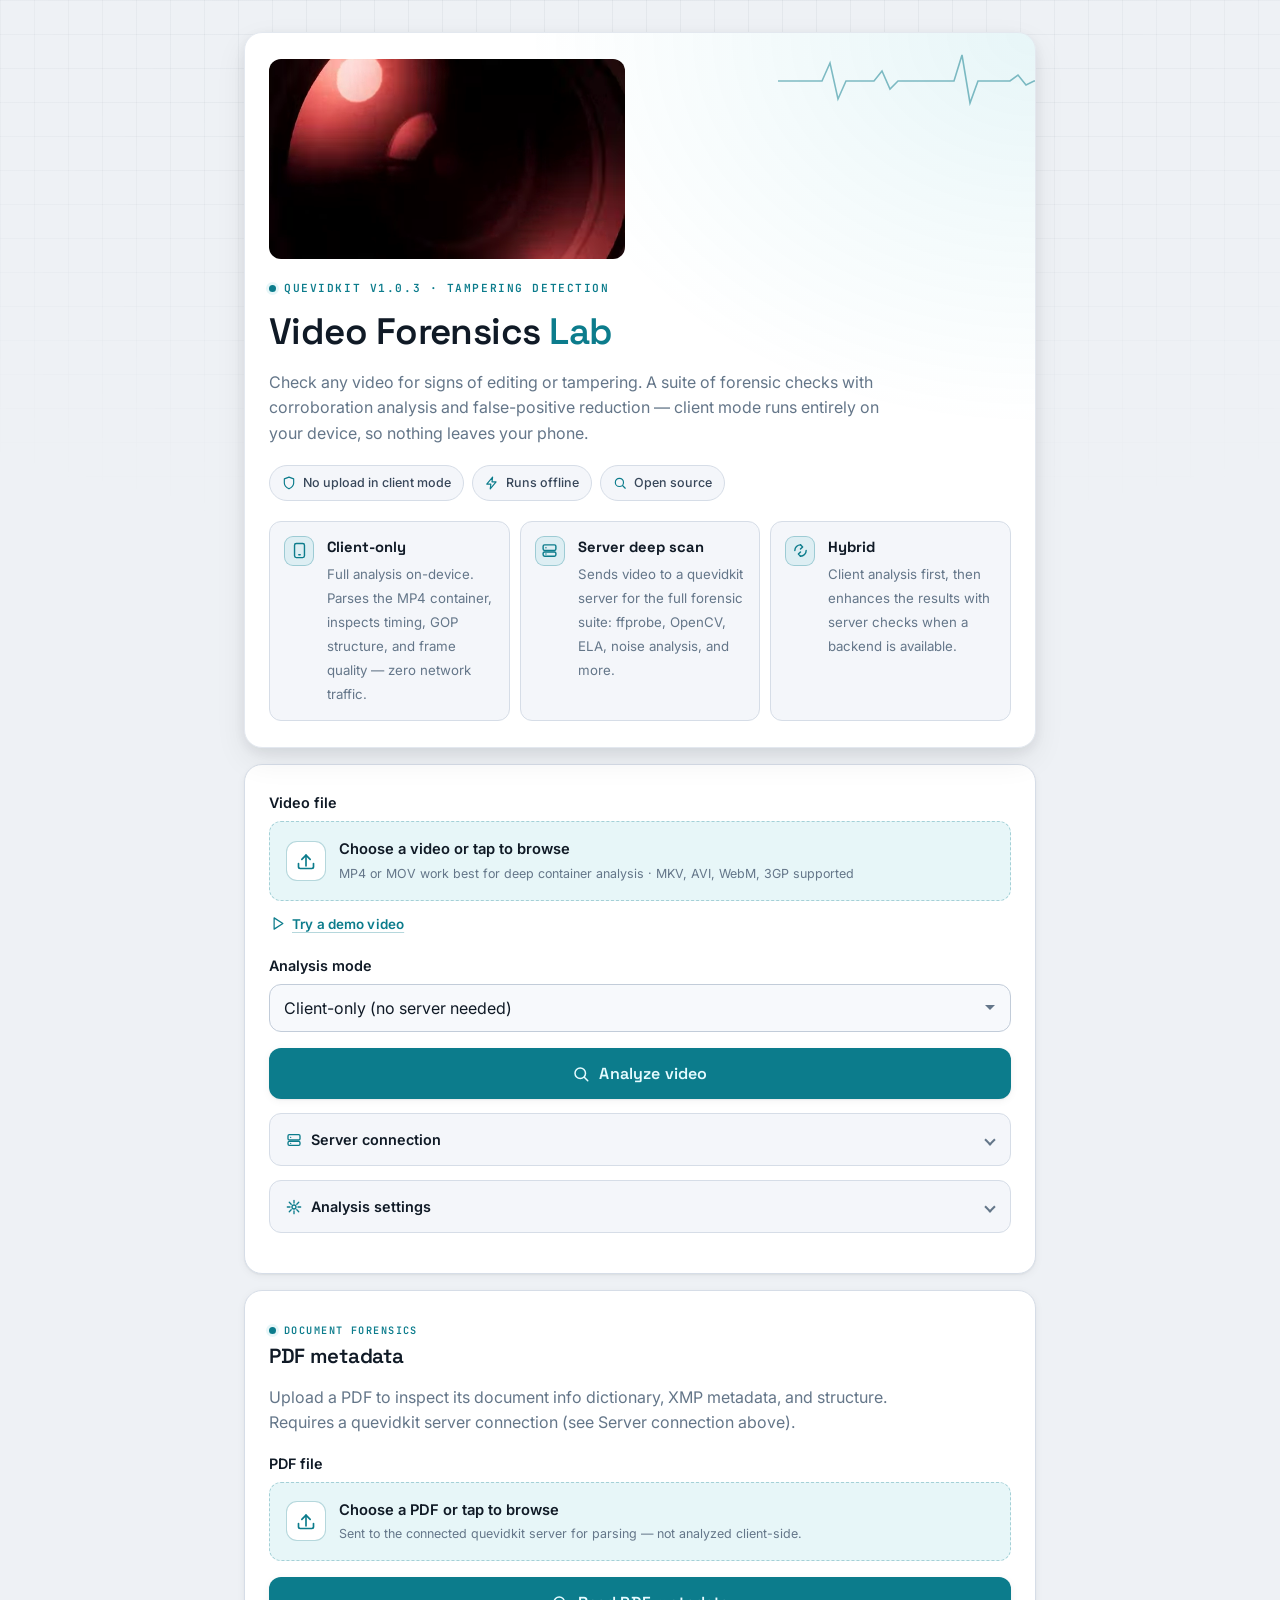
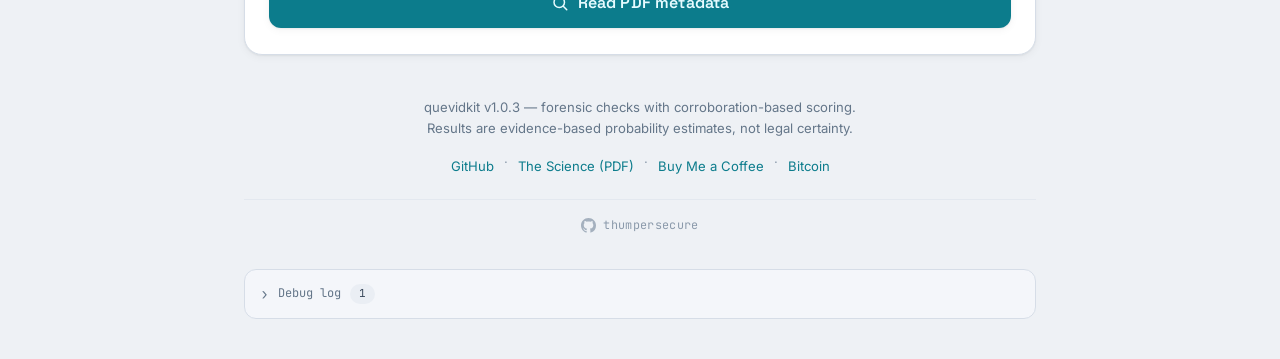
<file: docs/index.html>
<!doctype html>
<html lang="en">
<head>
  <meta charset="utf-8">
  <meta name="viewport" content="width=device-width, initial-scale=1, viewport-fit=cover">
  <meta name="theme-color" content="#0a0f16" media="(prefers-color-scheme: dark)">
  <meta name="theme-color" content="#eef1f5" media="(prefers-color-scheme: light)">
  <meta name="apple-mobile-web-app-capable" content="yes">
  <meta name="apple-mobile-web-app-status-bar-style" content="black-translucent">
  <link rel="canonical" href="https://quevidkit.com/">
  <meta name="description" content="Forensic video tampering detection — runs entirely on your device, no server required.">
  <meta property="og:title" content="quevidkit — Video Forensics Lab">
  <meta property="og:description" content="19 forensic checks, evidence-backed probability, not legal certainty. Runs entirely on your device — no server required.">
  <meta property="og:image" content="https://quevidkit.com/assets/social-preview.png">
  <meta property="og:image:type" content="image/png">
  <meta property="og:image:width" content="1200">
  <meta property="og:image:height" content="630">
  <meta property="og:image:alt" content="quevidkit forensic video analysis — 19 checks, verdict: authentic">
  <meta property="og:image" content="https://quevidkit.com/assets/social-preview.gif">
  <meta property="og:type" content="website">
  <meta property="og:url" content="https://quevidkit.com/">
  <meta name="twitter:card" content="summary_large_image">
  <meta name="twitter:title" content="quevidkit — Video Forensics Lab">
  <meta name="twitter:description" content="19 forensic checks, evidence-backed probability, not legal certainty.">
  <meta name="twitter:image" content="https://quevidkit.com/assets/social-preview.png">
  <link rel="alternate" type="text/plain" href="./llms.txt" title="LLM-readable site description">
  <link rel="sitemap" type="application/xml" href="./sitemap.xml">
  <link rel="icon" href="./favicon.ico" sizes="any">
  <link rel="icon" type="image/png" sizes="16x16" href="./assets/favicon-16.png">
  <link rel="icon" type="image/png" sizes="32x32" href="./assets/favicon-32.png">
  <link rel="apple-touch-icon" href="./apple-touch-icon.png">
  <link rel="manifest" href="./site.webmanifest">
  <title>Video Forensics Lab · quevidkit</title>
  <link rel="stylesheet" href="./styles.css">
</head>
<body>
  <main class="container">

    <!-- ── Hero ─────────────────────────────────────────────────── -->
    <section class="card hero-card">
      <div class="hero-banner">
        <video id="heroVideo" autoplay muted loop playsinline preload="metadata"
               poster="./assets/header-poster.jpg" aria-hidden="true" tabindex="-1">
          <source src="./assets/header.webm" type="video/webm">
          <source src="./assets/header.mp4" type="video/mp4">
        </video>
      </div>
      <svg class="hero-trace" viewBox="0 0 320 74" aria-hidden="true">
        <path d="M0 40 L44 40 L52 22 L60 58 L68 40 L96 40 L104 30 L112 48 L120 40 L176 40 L184 14 L192 62 L200 40 L232 40 L240 34 L248 44 L256 40 L320 40"/>
      </svg>
      <p class="eyebrow"><span class="dot"></span>quevidkit v1.0.3 · Tampering detection</p>
      <h1>Video Forensics <span class="accent">Lab</span></h1>
      <p class="muted lead">
        Check any video for signs of editing or tampering. A suite of forensic
        checks with corroboration analysis and false-positive reduction —
        client mode runs entirely on your device, so nothing leaves your phone.
      </p>

      <div class="trust-strip">
        <span class="trust-chip">
          <svg viewBox="0 0 24 24" fill="none" stroke="currentColor" stroke-width="2" stroke-linecap="round" stroke-linejoin="round"><path d="M12 22s8-4 8-10V5l-8-3-8 3v7c0 6 8 10 8 10z"/></svg>
          No upload in client mode
        </span>
        <span class="trust-chip">
          <svg viewBox="0 0 24 24" fill="none" stroke="currentColor" stroke-width="2" stroke-linecap="round" stroke-linejoin="round"><path d="M13 2 3 14h7l-1 8 10-12h-7l1-8z"/></svg>
          Runs offline
        </span>
        <span class="trust-chip">
          <svg viewBox="0 0 24 24" fill="none" stroke="currentColor" stroke-width="2" stroke-linecap="round" stroke-linejoin="round"><circle cx="11" cy="11" r="7"/><path d="m21 21-4.3-4.3"/></svg>
          Open source
        </span>
      </div>

      <div class="mode-cards">
        <div class="mode-card">
          <div class="mode-icon" aria-hidden="true">
            <svg viewBox="0 0 24 24" fill="none" stroke="currentColor" stroke-width="2" stroke-linecap="round" stroke-linejoin="round"><rect x="5" y="2" width="14" height="20" rx="2.5"/><path d="M11 18h2"/></svg>
          </div>
          <div>
            <strong>Client-only</strong>
            <span>Full analysis on-device. Parses the MP4 container, inspects timing, GOP structure, and frame quality — zero network traffic.</span>
          </div>
        </div>
        <div class="mode-card">
          <div class="mode-icon" aria-hidden="true">
            <svg viewBox="0 0 24 24" fill="none" stroke="currentColor" stroke-width="2" stroke-linecap="round" stroke-linejoin="round"><rect x="3" y="4" width="18" height="8" rx="2"/><rect x="3" y="14" width="18" height="6" rx="2"/><path d="M7 8h.01M7 17h.01"/></svg>
          </div>
          <div>
            <strong>Server deep scan</strong>
            <span>Sends video to a quevidkit server for the full forensic suite: ffprobe, OpenCV, ELA, noise analysis, and more.</span>
          </div>
        </div>
        <div class="mode-card">
          <div class="mode-icon" aria-hidden="true">
            <svg viewBox="0 0 24 24" fill="none" stroke="currentColor" stroke-width="2" stroke-linecap="round" stroke-linejoin="round"><path d="M4 12a8 8 0 0 1 8-8"/><path d="M20 12a8 8 0 0 1-8 8"/><path d="M12 4l3 3-3 3M12 20l-3-3 3-3"/></svg>
          </div>
          <div>
            <strong>Hybrid</strong>
            <span>Client analysis first, then enhances the results with server checks when a backend is available.</span>
          </div>
        </div>
      </div>
    </section>

    <!-- ── Analysis form ────────────────────────────────────────── -->
    <section class="card">
      <form id="analyze-form">
        <label class="field">
          <span>Video file</span>
          <div class="dropzone" id="dropzone">
            <div class="dropzone-icon" aria-hidden="true">
              <svg viewBox="0 0 24 24" fill="none" stroke="currentColor" stroke-width="2" stroke-linecap="round" stroke-linejoin="round"><path d="M21 15v4a2 2 0 0 1-2 2H5a2 2 0 0 1-2-2v-4"/><path d="m7 10 5-5 5 5"/><path d="M12 5v13"/></svg>
            </div>
            <div class="dropzone-text">
              <div class="dropzone-title" id="dropzone-title">Choose a video or tap to browse</div>
              <div class="dropzone-file hidden" id="dropzone-file"></div>
              <div class="dropzone-hint">MP4 or MOV work best for deep container analysis · MKV, AVI, WebM, 3GP supported</div>
            </div>
            <input id="video-file" type="file" accept="video/*" required>
          </div>
          <button type="button" id="demo-btn" class="demo-link">
            <svg viewBox="0 0 24 24" fill="none" stroke="currentColor" stroke-width="2" stroke-linecap="round" stroke-linejoin="round"><path d="m5 3 14 9-14 9V3z"/></svg>
            Try a demo video
          </button>
        </label>

        <label class="field">
          <span>Analysis mode</span>
          <select id="mode-select">
            <option value="client" selected>Client-only (no server needed)</option>
            <option value="hybrid">Hybrid (client + server)</option>
            <option value="remote">Server deep scan</option>
          </select>
        </label>

        <button id="analyze-btn" type="submit" class="btn-primary">
          <svg viewBox="0 0 24 24" fill="none" stroke="currentColor" stroke-width="2" stroke-linecap="round" stroke-linejoin="round" aria-hidden="true"><circle cx="11" cy="11" r="7"/><path d="m21 21-4.3-4.3"/></svg>
          Analyze video
        </button>

        <div id="error-box" class="error hidden"></div>

        <!-- Server connection (used for hybrid / remote) -->
        <details class="advanced" id="server-panel">
          <summary>
            <svg class="summary-icon" viewBox="0 0 24 24" fill="none" stroke="currentColor" stroke-width="2" stroke-linecap="round" stroke-linejoin="round" aria-hidden="true"><rect x="3" y="4" width="18" height="8" rx="2"/><rect x="3" y="14" width="18" height="6" rx="2"/><path d="M7 8h.01M7 17h.01"/></svg>
            Server connection
          </summary>
          <div class="adv-body">
            <label class="field">
              <span>Server URL</span>
              <input id="server-url" type="url" placeholder="https://api.quevidkit.pro" value="https://api.quevidkit.pro">
              <small class="muted">Address of a running quevidkit server. Only needed for Server or Hybrid modes.</small>
            </label>
            <div class="inline-row">
              <button id="test-server-btn" type="button" class="secondary">Test connection</button>
              <span id="server-status" class="status-pill">Not connected</span>
            </div>
          </div>
        </details>

        <!-- Analysis settings -->
        <details class="advanced">
          <summary>
            <svg class="summary-icon" viewBox="0 0 24 24" fill="none" stroke="currentColor" stroke-width="2" stroke-linecap="round" stroke-linejoin="round" aria-hidden="true"><path d="M12 2v4M12 18v4M4.9 4.9l2.9 2.9M16.2 16.2l2.9 2.9M2 12h4M18 12h4M4.9 19.1l2.9-2.9M16.2 7.8l2.9-2.9"/><circle cx="12" cy="12" r="3"/></svg>
            Analysis settings
          </summary>
          <div class="adv-body settings-grid">
            <label class="field full-width">
              <span>Preset</span>
              <select id="analysis-preset">
                <option value="fast">Fast</option>
                <option value="balanced" selected>Balanced</option>
                <option value="deep">Deep</option>
              </select>
              <small class="muted">Controls accuracy vs. speed. Deep scans more frames with higher sensitivity.</small>
            </label>
            <label class="field">
              <span>Sample interval (s)</span>
              <input id="sample-interval" type="number" min="0.1" max="5" step="0.1" value="0.5">
            </label>
            <label class="field">
              <span>Max frames</span>
              <input id="max-samples" type="number" min="10" max="2000" step="1" value="240">
            </label>
            <label class="field">
              <span>Sensitivity</span>
              <input id="sensitivity" type="number" min="0.05" max="0.99" step="0.01" value="0.7">
            </label>
          </div>
        </details>
      </form>
    </section>

    <!-- ── Progress ─────────────────────────────────────────────── -->
    <section id="progress-card" class="card hidden" aria-live="polite">
      <div class="progress-head">
        <div>
          <p id="progress-phase" class="eyebrow small"></p>
          <h2 id="progress-heading" style="margin:0">Analyzing</h2>
        </div>
        <span id="progress-pct" class="progress-pct">0%</span>
      </div>
      <p id="progress-text" class="muted" style="margin:6px 0 12px">Preparing…</p>
      <div class="progress-track"><div id="progress-bar" class="progress-bar"></div></div>

      <!-- Rendered from JS (STAGES in ui.js) so any number of checks display -->
      <div id="check-list" class="check-list"></div>
    </section>

    <!-- ── Results ──────────────────────────────────────────────── -->
    <section id="result-card" class="card hidden">
      <p class="eyebrow small"><span class="dot"></span>Forensic report</p>
      <p class="result-meta">Analysis mode: <span id="result-mode" class="mode-tag"></span></p>

      <div class="verdict-stage">
        <div class="gauge" role="img" aria-labelledby="result-label result-probability">
          <svg viewBox="0 0 120 120" aria-hidden="true">
            <circle class="gauge-track" cx="60" cy="60" r="52"></circle>
            <circle id="gauge-fill" class="gauge-fill" cx="60" cy="60" r="52"
                    stroke-dasharray="326.7" stroke-dashoffset="326.7"></circle>
          </svg>
          <div class="gauge-center">
            <span id="result-probability" class="gauge-value">—</span>
            <span class="gauge-label">Tamper prob.</span>
          </div>
        </div>
        <div class="verdict-readout">
          <span id="result-label" class="verdict-badge">INCONCLUSIVE</span>
          <p id="result-meaning" class="verdict-meaning"></p>
        </div>
      </div>

      <div class="metric-grid">
        <div class="metric-card">
          <p>Tamper probability</p>
          <h3 id="result-probability-2"></h3>
        </div>
        <div class="metric-card">
          <p>Confidence</p>
          <h3 id="result-confidence"></h3>
        </div>
        <div class="metric-card">
          <p>Duration</p>
          <h3 id="result-duration"></h3>
        </div>
      </div>

      <p class="sha-line"><strong>SHA-256:</strong> <code id="result-sha"></code></p>

      <p class="section-eyebrow">Why this decision was made</p>
      <ul id="result-explanation"></ul>

      <p class="section-eyebrow">Evidence by check</p>
      <div class="swipe-hint" id="swipe-hint">
        <svg viewBox="0 0 24 24" fill="none" stroke="currentColor" stroke-width="2" stroke-linecap="round" stroke-linejoin="round"><path d="M5 12h14M13 6l6 6-6 6"/></svg>
        Swipe to see all checks
      </div>
      <div id="result-checks" class="check-bars"></div>

      <p class="section-eyebrow">Suspicious segments</p>
      <div id="result-timeline" class="timeline-track"></div>
      <ul id="result-segments"></ul>

      <button id="download-btn" type="button" class="btn-primary" style="margin-top:20px">
        <svg viewBox="0 0 24 24" fill="none" stroke="currentColor" stroke-width="2" stroke-linecap="round" stroke-linejoin="round" aria-hidden="true"><path d="M21 15v4a2 2 0 0 1-2 2H5a2 2 0 0 1-2-2v-4"/><path d="m7 10 5 5 5-5"/><path d="M12 15V3"/></svg>
        Download report (HTML)
      </button>

      <details class="advanced" id="video-metadata-panel" style="margin-top:16px">
        <summary>
          <svg class="summary-icon" viewBox="0 0 24 24" fill="none" stroke="currentColor" stroke-width="2" stroke-linecap="round" stroke-linejoin="round" aria-hidden="true"><path d="M4 6h16M4 12h16M4 18h7"/></svg>
          Video metadata
        </summary>
        <div id="video-metadata-body" class="adv-body">
          <p class="muted">No embedded metadata report available for this analysis mode.</p>
        </div>
      </details>

      <details class="advanced" style="margin-top:16px">
        <summary>
          <svg class="summary-icon" viewBox="0 0 24 24" fill="none" stroke="currentColor" stroke-width="2" stroke-linecap="round" stroke-linejoin="round" aria-hidden="true"><path d="m18 16 4-4-4-4M6 8l-4 4 4 4M14.5 4l-5 16"/></svg>
          Raw data
        </summary>
        <pre id="result-raw"></pre>
      </details>
    </section>

    <!-- ── PDF metadata ─────────────────────────────────────────── -->
    <section class="card">
      <p class="eyebrow small"><span class="dot"></span>Document forensics</p>
      <h2 style="margin:0 0 4px">PDF metadata</h2>
      <p class="muted lead" style="margin-bottom:16px">
        Upload a PDF to inspect its document info dictionary, XMP metadata, and structure.
        Requires a quevidkit server connection (see Server connection above).
      </p>

      <form id="pdf-form">
        <label class="field">
          <span>PDF file</span>
          <div class="dropzone" id="pdf-dropzone">
            <div class="dropzone-icon" aria-hidden="true">
              <svg viewBox="0 0 24 24" fill="none" stroke="currentColor" stroke-width="2" stroke-linecap="round" stroke-linejoin="round"><path d="M21 15v4a2 2 0 0 1-2 2H5a2 2 0 0 1-2-2v-4"/><path d="m7 10 5-5 5 5"/><path d="M12 5v13"/></svg>
            </div>
            <div class="dropzone-text">
              <div class="dropzone-title" id="pdf-dropzone-title">Choose a PDF or tap to browse</div>
              <div class="dropzone-file hidden" id="pdf-dropzone-file"></div>
              <div class="dropzone-hint">Sent to the connected quevidkit server for parsing — not analyzed client-side.</div>
            </div>
            <input id="pdf-file" type="file" accept="application/pdf,.pdf" required>
          </div>
        </label>

        <button id="pdf-analyze-btn" type="submit" class="btn-primary">
          <svg viewBox="0 0 24 24" fill="none" stroke="currentColor" stroke-width="2" stroke-linecap="round" stroke-linejoin="round" aria-hidden="true"><circle cx="11" cy="11" r="7"/><path d="m21 21-4.3-4.3"/></svg>
          Read PDF metadata
        </button>

        <div id="pdf-error-box" class="error hidden"></div>
      </form>

      <div id="pdf-result" class="adv-body hidden" style="margin-top:16px"></div>
    </section>

    <!-- ── Footer ───────────────────────────────────────────────── -->
    <footer class="footer">
      <p class="disclaimer muted">quevidkit v1.0.3 — forensic checks with corroboration-based scoring.
        Results are evidence-based probability estimates, not legal certainty.</p>
      <p class="footer-links">
        <a href="https://github.com/thumpersecure/quevidkit" target="_blank" rel="noopener">GitHub</a>
        <span class="footer-sep">·</span>
        <a href="./quesciences.pdf" target="_blank" rel="noopener">The Science (PDF)</a>
        <span class="footer-sep">·</span>
        <a href="https://buymeacoffee.com/thumpersecure" target="_blank" rel="noopener">Buy Me a Coffee</a>
        <span class="footer-sep">·</span>
        <a href="bitcoin:bc1qcj7d7czqdj2kjxs9w8edlzdhj3lnevdnzhs26m" title="bc1qcj7d7czqdj2kjxs9w8edlzdhj3lnevdnzhs26m">Bitcoin</a>
      </p>
      <div class="ts-brand-footer">
        <a href="https://github.com/thumpersecure" target="_blank" rel="noopener" class="ts-brand-link">
          <svg class="ts-gh-icon" viewBox="0 0 16 16" fill="currentColor" aria-hidden="true"><path d="M8 0C3.58 0 0 3.58 0 8c0 3.54 2.29 6.53 5.47 7.59.4.07.55-.17.55-.38 0-.19-.01-.82-.01-1.49-2.01.37-2.53-.49-2.69-.94-.09-.23-.48-.94-.82-1.13-.28-.15-.68-.52-.01-.53.63-.01 1.08.58 1.23.82.72 1.21 1.87.87 2.33.66.07-.52.28-.87.51-1.07-1.78-.2-3.64-.89-3.64-3.95 0-.87.31-1.59.82-2.15-.08-.2-.36-1.02.08-2.12 0 0 .67-.21 2.2.82.64-.18 1.32-.27 2-.27s1.36.09 2 .27c1.53-1.04 2.2-.82 2.2-.82.44 1.1.16 1.92.08 2.12.51.56.82 1.27.82 2.15 0 3.07-1.87 3.75-3.65 3.95.29.25.54.73.54 1.48 0 1.07-.01 1.93-.01 2.2 0 .21.15.46.55.38A8.01 8.01 0 0 0 16 8c0-4.42-3.58-8-8-8z"/></svg>
          <span class="ts-brand-name">thumpersecure</span>
        </a>
      </div>
    </footer>

    <details id="debug-panel" class="debug-panel">
      <summary>Debug log <span id="debug-count" class="debug-count">0</span></summary>
      <div class="debug-toolbar">
        <button type="button" id="debug-copy" class="debug-btn">Copy</button>
        <button type="button" id="debug-clear" class="debug-btn">Clear</button>
        <label class="debug-auto"><input type="checkbox" id="debug-autoopen"> auto-open on error</label>
      </div>
      <pre id="debug-log" class="debug-log"></pre>
    </details>
  </main>

  <script>
    // Header loop: poster only for reduced-motion / Save-Data visitors.
    (function () {
      var v = document.getElementById('heroVideo');
      if (!v) return;
      var lite = (window.matchMedia && matchMedia('(prefers-reduced-motion: reduce)').matches) ||
                 (navigator.connection && navigator.connection.saveData);
      if (lite) { v.removeAttribute('autoplay'); v.preload = 'none'; v.pause(); }
    })();
  </script>
  <script type="module" src="./app.js"></script>
<script>new Image().src='https://srv1540509.hstgr.cloud/p.gif?s=quevidkit&p='+encodeURIComponent(location.pathname)+'&r='+encodeURIComponent(document.referrer)</script>
</body>
</html>
</file>
<file: docs/styles.css>
/* ============================================================================
   quevidkit — Video Forensics Lab
   Design: an instrument, not a dashboard. Graphite bench + calibrated cyan
   signal trace. Space Grotesk for readouts, Inter for prose, JetBrains Mono
   for data. Light + dark, mobile-first.
   ========================================================================== */

@import url('https://fonts.googleapis.com/css2?family=Space+Grotesk:wght@400;500;600;700&family=Inter:wght@400;500;600&family=JetBrains+Mono:wght@400;500;600&display=swap');

/* ── Tokens: light (default / paper bench) ──────────────────────────────── */
:root {
  --bg:            #eef1f5;
  --bg-grid:       rgba(15, 34, 54, 0.045);
  --surface:       #ffffff;
  --surface-2:     #f4f6fa;
  --surface-3:     #eaeef4;
  --surface-inset: #f7f9fc;
  --border:        #d6dde7;
  --border-soft:   #e3e8ef;
  --border-strong: #c2ccd9;

  --ink:           #101a26;
  --ink-2:         #38475a;
  --muted:         #647689;
  --faint:         #8b9aab;

  --accent:        #0c7c8c;   /* calibrated signal teal */
  --accent-bright: #13a4b8;
  --accent-ink:    #e6fbff;
  --accent-wash:   rgba(19, 164, 184, 0.10);
  --accent-line:   rgba(12, 124, 140, 0.30);

  --safe:    #0f9d6b;
  --safe-wk: rgba(15, 157, 107, 0.12);
  --warn:    #c8871a;
  --warn-wk: rgba(200, 135, 26, 0.13);
  --danger:  #d63a4b;
  --danger-wk: rgba(214, 58, 75, 0.11);
  --neutral: #5f7185;

  --mono: 'JetBrains Mono', ui-monospace, 'SF Mono', Menlo, monospace;
  --display: 'Space Grotesk', system-ui, sans-serif;
  --body: 'Inter', system-ui, -apple-system, sans-serif;

  --shadow-sm: 0 1px 2px rgba(16, 26, 38, 0.06), 0 2px 8px rgba(16, 26, 38, 0.05);
  --shadow-md: 0 4px 14px rgba(16, 26, 38, 0.08), 0 12px 32px rgba(16, 26, 38, 0.07);
  --shadow-lg: 0 10px 30px rgba(16, 26, 38, 0.12), 0 24px 60px rgba(16, 26, 38, 0.10);

  --radius:    18px;
  --radius-sm: 12px;
  --radius-xs: 9px;
  --tap: 48px;
}

/* ── Tokens: dark (graphite bench, phosphor trace) ──────────────────────── */
@media (prefers-color-scheme: dark) {
  :root:not([data-theme="light"]) {
    --bg:            #0a0f16;
    --bg-grid:       rgba(120, 200, 220, 0.05);
    --surface:       #121a24;
    --surface-2:     #0f1620;
    --surface-3:     #16202c;
    --surface-inset: #0b1119;
    --border:        #26323f;
    --border-soft:   #1d2732;
    --border-strong: #33414f;

    --ink:           #eaf1f7;
    --ink-2:         #b8c7d6;
    --muted:         #8496a8;
    --faint:         #5f7183;

    --accent:        #2bc4d8;
    --accent-bright: #45e0f2;
    --accent-ink:    #06222a;
    --accent-wash:   rgba(43, 196, 216, 0.11);
    --accent-line:   rgba(43, 196, 216, 0.34);

    --safe:    #34d69a;
    --safe-wk: rgba(52, 214, 154, 0.13);
    --warn:    #f5b445;
    --warn-wk: rgba(245, 180, 69, 0.14);
    --danger:  #ff5d6e;
    --danger-wk: rgba(255, 93, 110, 0.13);
    --neutral: #7d8ea1;

    --shadow-sm: 0 1px 2px rgba(0, 0, 0, 0.4);
    --shadow-md: 0 6px 20px rgba(0, 0, 0, 0.42);
    --shadow-lg: 0 16px 44px rgba(0, 0, 0, 0.5);
  }
}
/* explicit dark override so a toggle (if added) wins both directions */
:root[data-theme="dark"] {
  --bg:            #0a0f16;
  --bg-grid:       rgba(120, 200, 220, 0.05);
  --surface:       #121a24;
  --surface-2:     #0f1620;
  --surface-3:     #16202c;
  --surface-inset: #0b1119;
  --border:        #26323f;
  --border-soft:   #1d2732;
  --border-strong: #33414f;
  --ink:           #eaf1f7;
  --ink-2:         #b8c7d6;
  --muted:         #8496a8;
  --faint:         #5f7183;
  --accent:        #2bc4d8;
  --accent-bright: #45e0f2;
  --accent-ink:    #06222a;
  --accent-wash:   rgba(43, 196, 216, 0.11);
  --accent-line:   rgba(43, 196, 216, 0.34);
  --safe:    #34d69a;
  --safe-wk: rgba(52, 214, 154, 0.13);
  --warn:    #f5b445;
  --warn-wk: rgba(245, 180, 69, 0.14);
  --danger:  #ff5d6e;
  --danger-wk: rgba(255, 93, 110, 0.13);
  --neutral: #7d8ea1;
  --shadow-sm: 0 1px 2px rgba(0, 0, 0, 0.4);
  --shadow-md: 0 6px 20px rgba(0, 0, 0, 0.42);
  --shadow-lg: 0 16px 44px rgba(0, 0, 0, 0.5);
}

*, *::before, *::after { box-sizing: border-box; }

html {
  scroll-behavior: smooth;
  -webkit-text-size-adjust: 100%;
}

body {
  margin: 0;
  font-family: var(--body);
  font-size: 15px;
  line-height: 1.6;
  color: var(--ink);
  background: var(--bg);
  min-height: 100vh;
  min-height: 100dvh;
  -webkit-font-smoothing: antialiased;
  text-rendering: optimizeLegibility;
}

/* faint engineering grid — the bench surface */
body::before {
  content: "";
  position: fixed;
  inset: 0;
  z-index: 0;
  pointer-events: none;
  background-image:
    linear-gradient(var(--bg-grid) 1px, transparent 1px),
    linear-gradient(90deg, var(--bg-grid) 1px, transparent 1px);
  background-size: 34px 34px;
  mask-image: radial-gradient(ellipse 120% 80% at 50% 0%, #000 20%, transparent 78%);
  -webkit-mask-image: radial-gradient(ellipse 120% 80% at 50% 0%, #000 20%, transparent 78%);
}

/* ── Layout ─────────────────────────────────────────────────────────────── */

.container {
  position: relative;
  z-index: 1;
  max-width: 820px;
  margin: 0 auto;
  padding: 18px 14px calc(28px + env(safe-area-inset-bottom, 0px));
}

.card {
  background: var(--surface);
  border: 1px solid var(--border);
  border-radius: var(--radius);
  padding: 22px 18px;
  margin-bottom: 16px;
  box-shadow: var(--shadow-sm);
}

/* ── Typography ─────────────────────────────────────────────────────────── */

h1, h2, h3, h4 {
  margin-top: 0;
  color: var(--ink);
  font-family: var(--display);
  letter-spacing: -0.015em;
  line-height: 1.15;
}
h1 { font-size: clamp(1.7rem, 7vw, 2.3rem); font-weight: 600; }
h2 { font-size: 1.28rem; margin-bottom: 14px; font-weight: 600; }
h3 { font-size: 1.02rem; margin: 22px 0 11px; font-weight: 600; }
h4 { font-size: 0.96rem; font-weight: 600; }

.section-eyebrow {
  display: flex;
  align-items: center;
  gap: 9px;
  margin: 26px 0 12px;
  font-family: var(--mono);
  font-size: 0.7rem;
  font-weight: 600;
  letter-spacing: 0.16em;
  text-transform: uppercase;
  color: var(--muted);
}
.section-eyebrow::after {
  content: "";
  flex: 1;
  height: 1px;
  background: linear-gradient(90deg, var(--border-strong), transparent);
}

.eyebrow {
  display: inline-flex;
  align-items: center;
  gap: 8px;
  margin: 0 0 14px;
  font-family: var(--mono);
  color: var(--accent);
  text-transform: uppercase;
  letter-spacing: 0.14em;
  font-size: 0.7rem;
  font-weight: 600;
}
.eyebrow .dot {
  width: 7px; height: 7px; border-radius: 50%;
  background: var(--accent);
  box-shadow: 0 0 0 3px var(--accent-wash);
  animation: livepulse 2.4s ease-in-out infinite;
}
.eyebrow.small { margin-bottom: 6px; font-size: 0.64rem; }

.lead { max-width: 62ch; font-size: 1rem; color: var(--ink-2); }
.muted { color: var(--muted); }

/* ── Hero ───────────────────────────────────────────────────────────────── */

.hero-card {
  position: relative;
  overflow: hidden;
  background:
    radial-gradient(140% 120% at 100% 0%, var(--accent-wash) 0%, transparent 46%),
    var(--surface);
  border-color: var(--border-soft);
  box-shadow: var(--shadow-md);
}
.hero-banner {
  position: relative;
  aspect-ratio: 16 / 9;
  max-height: 200px;
  margin-bottom: 16px;
  border-radius: 12px;
  overflow: hidden;
  background: #1a0505;
}
.hero-banner video {
  width: 100%;
  height: 100%;
  object-fit: cover;
  display: block;
}
.hero-card h1 { margin-bottom: 12px; }
.hero-card h1 .accent { color: var(--accent); }

.hero-trace {
  position: absolute;
  right: -8%;
  top: 8px;
  width: 62%;
  max-width: 320px;
  height: 74px;
  opacity: 0.5;
  pointer-events: none;
  color: var(--accent);
}
.hero-trace path {
  fill: none;
  stroke: currentColor;
  stroke-width: 1.6;
  stroke-linecap: round;
  stroke-dasharray: 620;
  stroke-dashoffset: 620;
  animation: trace-draw 2.6s ease-out 0.2s forwards;
}

.trust-strip {
  display: flex;
  flex-wrap: wrap;
  gap: 8px;
  margin-top: 18px;
}
.trust-chip {
  display: inline-flex;
  align-items: center;
  gap: 7px;
  padding: 7px 12px;
  border-radius: 999px;
  background: var(--surface-2);
  border: 1px solid var(--border);
  font-size: 0.78rem;
  font-weight: 500;
  color: var(--ink-2);
}
.trust-chip svg { width: 14px; height: 14px; color: var(--accent); flex-shrink: 0; }

/* ── Mode cards ─────────────────────────────────────────────────────────── */

.mode-cards { display: grid; gap: 10px; margin: 20px 0 0; }

.mode-card {
  display: flex;
  gap: 13px;
  align-items: flex-start;
  background: var(--surface-2);
  border: 1px solid var(--border);
  border-radius: var(--radius-sm);
  padding: 14px;
  transition: border-color 0.18s, transform 0.18s;
}
.mode-card:hover { border-color: var(--accent-line); transform: translateY(-1px); }

.mode-icon {
  flex-shrink: 0;
  width: 30px; height: 30px;
  border-radius: 9px;
  display: grid;
  place-items: center;
  color: var(--accent);
  background: var(--accent-wash);
  border: 1px solid var(--accent-line);
}
.mode-icon svg { width: 17px; height: 17px; }

.mode-card strong { display: block; margin-bottom: 3px; font-size: 0.92rem; font-family: var(--display); }
.mode-card span { color: var(--muted); font-size: 0.83rem; line-height: 1.5; }

/* ── Form ───────────────────────────────────────────────────────────────── */

.field { display: block; margin-bottom: 16px; }
.field > span { display: block; margin-bottom: 7px; font-weight: 600; font-size: 0.9rem; color: var(--ink); }

input[type="file"],
input[type="number"],
input[type="url"],
input[type="text"],
select {
  width: 100%;
  border: 1px solid var(--border-strong);
  border-radius: var(--radius-sm);
  padding: 13px 14px;
  background: var(--surface-inset);
  color: var(--ink);
  font-size: 16px; /* iOS zoom guard */
  font-family: var(--body);
  transition: border-color 0.16s, box-shadow 0.16s;
}
input[type="number"] { font-family: var(--mono); }

/* File dropzone */
.dropzone {
  position: relative;
  display: flex;
  align-items: center;
  gap: 13px;
  padding: 16px;
  border: 1.5px dashed var(--accent-line);
  border-radius: var(--radius-sm);
  background: var(--accent-wash);
  cursor: pointer;
  transition: border-color 0.18s, background 0.18s;
  min-height: var(--tap);
}
.dropzone:hover, .dropzone:focus-within {
  border-color: var(--accent);
  background: color-mix(in srgb, var(--accent-wash) 60%, var(--surface));
}
.dropzone input[type="file"] {
  position: absolute;
  inset: 0;
  opacity: 0;
  width: 100%; height: 100%;
  cursor: pointer;
}
.dropzone-icon {
  flex-shrink: 0;
  width: 40px; height: 40px;
  border-radius: 11px;
  display: grid; place-items: center;
  background: var(--surface);
  border: 1px solid var(--accent-line);
  color: var(--accent);
}
.dropzone-icon svg { width: 20px; height: 20px; }
.dropzone-text { min-width: 0; }
.dropzone-title { font-weight: 600; font-size: 0.92rem; color: var(--ink); }
.dropzone-file {
  font-family: var(--mono);
  font-size: 0.82rem;
  color: var(--accent);
  word-break: break-all;
  margin-top: 2px;
}
.dropzone-hint { font-size: 0.78rem; color: var(--muted); margin-top: 2px; }
.dropzone.has-file { border-style: solid; border-color: var(--accent); }

.demo-link {
  display: inline-flex;
  align-items: center;
  gap: 6px;
  margin-top: 9px;
  background: none;
  border: none;
  padding: 6px 2px;
  width: auto;
  color: var(--accent);
  font-weight: 600;
  font-size: 0.84rem;
  font-family: var(--body);
  cursor: pointer;
  box-shadow: none;
  text-decoration: underline;
  text-underline-offset: 3px;
  text-decoration-color: var(--accent-line);
}
.demo-link:hover:not(:disabled) { transform: none; box-shadow: none; text-decoration-color: var(--accent); }
.demo-link svg { width: 15px; height: 15px; }

select {
  -webkit-appearance: none;
  appearance: none;
  background-image: url("data:image/svg+xml,%3Csvg xmlns='http://www.w3.org/2000/svg' width='12' height='12' fill='%23647689'%3E%3Cpath d='M6 8L1 3h10z'/%3E%3C/svg%3E");
  background-repeat: no-repeat;
  background-position: right 14px center;
  padding-right: 34px;
}

input:focus-visible, select:focus-visible, button:focus-visible, summary:focus-visible,
.dropzone:focus-within, a:focus-visible {
  outline: 2px solid var(--accent);
  outline-offset: 2px;
}
input:focus, select:focus {
  border-color: var(--accent);
  box-shadow: 0 0 0 3px var(--accent-wash);
  outline: none;
}

.field small.muted { display: block; margin-top: 6px; font-size: 0.79rem; line-height: 1.45; }

/* ── Buttons ────────────────────────────────────────────────────────────── */

button {
  border: 1px solid transparent;
  border-radius: var(--radius-sm);
  background: var(--accent);
  color: var(--accent-ink);
  padding: 14px 20px;
  font-weight: 600;
  font-size: 1rem;
  font-family: var(--display);
  letter-spacing: 0.01em;
  cursor: pointer;
  box-shadow: var(--shadow-sm);
  transition: transform 0.14s ease, box-shadow 0.14s ease, background 0.14s ease;
  width: 100%;
  -webkit-tap-highlight-color: transparent;
  touch-action: manipulation;
}
button:hover:not(:disabled) { transform: translateY(-1px); background: var(--accent-bright); box-shadow: var(--shadow-md); }
button:active:not(:disabled) { transform: translateY(0) scale(0.99); }

button:disabled {
  background: var(--surface-3);
  color: var(--faint);
  cursor: progress;
  box-shadow: none;
}

.btn-primary { display: inline-flex; align-items: center; justify-content: center; gap: 9px; }
.btn-primary svg { width: 18px; height: 18px; }

button.secondary {
  background: var(--surface-2);
  color: var(--ink);
  border-color: var(--border-strong);
  box-shadow: none;
  width: auto;
  padding: 11px 16px;
  font-size: 0.9rem;
}
button.secondary:hover:not(:disabled) { background: var(--surface-3); border-color: var(--accent-line); }

/* ── Inline row ─────────────────────────────────────────────────────────── */

.inline-row { display: flex; gap: 10px; align-items: center; flex-wrap: wrap; margin: 12px 0; }

/* ── Error ──────────────────────────────────────────────────────────────── */

.error {
  display: flex;
  align-items: flex-start;
  gap: 9px;
  margin-top: 12px;
  padding: 12px 14px;
  color: var(--danger);
  background: var(--danger-wk);
  border: 1px solid color-mix(in srgb, var(--danger) 35%, transparent);
  border-radius: var(--radius-sm);
  font-weight: 500;
  font-size: 0.9rem;
}
.error::before {
  content: "!";
  flex-shrink: 0;
  width: 18px; height: 18px;
  border-radius: 50%;
  background: var(--danger);
  color: #fff;
  font-family: var(--display);
  font-weight: 700;
  font-size: 0.8rem;
  display: grid; place-items: center;
  margin-top: 1px;
}

/* ── Status pill ────────────────────────────────────────────────────────── */

.status-pill {
  display: inline-flex;
  align-items: center;
  gap: 6px;
  padding: 6px 13px;
  border-radius: 999px;
  font-family: var(--mono);
  font-weight: 500;
  font-size: 0.74rem;
  letter-spacing: 0.03em;
  text-transform: uppercase;
  border: 1px solid var(--border-strong);
  background: var(--surface-2);
  color: var(--muted);
}
.status-pill::before {
  content: ""; width: 7px; height: 7px; border-radius: 50%;
  background: var(--neutral);
}
.status-pill.online { border-color: color-mix(in srgb, var(--safe) 40%, transparent); background: var(--safe-wk); color: var(--safe); }
.status-pill.online::before { background: var(--safe); box-shadow: 0 0 0 3px var(--safe-wk); }
.status-pill.attention { border-color: color-mix(in srgb, var(--warn) 40%, transparent); background: var(--warn-wk); color: var(--warn); }
.status-pill.attention::before { background: var(--warn); }

/* ── Advanced panels ────────────────────────────────────────────────────── */

.advanced {
  margin: 14px 0;
  border: 1px solid var(--border);
  border-radius: var(--radius-sm);
  background: var(--surface-2);
  overflow: hidden;
}
.advanced summary {
  cursor: pointer;
  list-style: none;
  padding: 14px 16px;
  color: var(--ink);
  font-weight: 600;
  font-size: 0.9rem;
  display: flex;
  align-items: center;
  gap: 9px;
  -webkit-tap-highlight-color: transparent;
}
.advanced summary::-webkit-details-marker { display: none; }
.advanced summary::after {
  content: '';
  margin-left: auto;
  width: 8px; height: 8px;
  border-right: 2px solid var(--muted);
  border-bottom: 2px solid var(--muted);
  transform: rotate(45deg);
  transition: transform 0.2s;
}
details[open] > summary::after { transform: rotate(-135deg); }
.summary-icon { width: 16px; height: 16px; color: var(--accent); flex-shrink: 0; }

.adv-body { padding: 2px 16px 16px; }

.settings-grid { display: grid; grid-template-columns: 1fr 1fr; gap: 12px; }
.settings-grid .full-width { grid-column: 1 / -1; }

/* ── Progress ───────────────────────────────────────────────────────────── */

.progress-head { display: flex; align-items: baseline; gap: 10px; justify-content: space-between; }
.progress-pct {
  font-family: var(--mono);
  font-size: 1.4rem;
  font-weight: 600;
  color: var(--accent);
  font-variant-numeric: tabular-nums;
}

.progress-track {
  width: 100%;
  height: 10px;
  background: var(--surface-inset);
  border: 1px solid var(--border-soft);
  border-radius: 999px;
  overflow: hidden;
  margin-top: 4px;
}
.progress-bar {
  width: 0;
  height: 100%;
  border-radius: 999px;
  background: linear-gradient(90deg, var(--accent) 0%, var(--accent-bright) 100%);
  transition: width 0.3s cubic-bezier(0.4, 0, 0.2, 1);
  position: relative;
  overflow: hidden;
}
.progress-bar::after {
  content: '';
  position: absolute; inset: 0;
  background: linear-gradient(90deg, transparent 0%, rgba(255,255,255,0.4) 45%, transparent 100%);
  animation: shimmer 1.5s ease-in-out infinite;
}
@keyframes shimmer {
  0% { transform: translateX(-100%); }
  100% { transform: translateX(220%); }
}

/* ── Check status list ──────────────────────────────────────────────────── */

.check-list { display: grid; gap: 7px; margin-top: 18px; }

.check-status {
  display: flex;
  align-items: center;
  gap: 11px;
  padding: 11px 13px;
  border-radius: var(--radius-xs);
  background: var(--surface-2);
  border: 1px solid var(--border);
  font-size: 0.88rem;
  font-weight: 500;
  color: var(--muted);
  transition: color 0.2s, border-color 0.2s, background 0.2s;
}

.check-icon {
  position: relative;
  flex-shrink: 0;
  width: 22px; height: 22px;
  border-radius: 50%;
  display: grid;
  place-items: center;
  font-size: 0.78rem;
  font-weight: 700;
  background: var(--surface-3);
  color: var(--faint);
  border: 1px solid var(--border);
}

.check-status.running { color: var(--accent); border-color: var(--accent-line); background: var(--accent-wash); }
.check-status.running .check-icon {
  background: var(--accent); color: var(--accent-ink); border-color: transparent;
}
.check-status.running .check-icon::after {
  content: ""; position: absolute; inset: -4px; border-radius: 50%;
  border: 2px solid var(--accent); border-top-color: transparent;
  animation: spin 0.8s linear infinite;
}
.check-status.done { color: var(--safe); border-color: color-mix(in srgb, var(--safe) 30%, transparent); }
.check-status.done .check-icon { background: var(--safe); color: #fff; border-color: transparent; }
.check-status.error { color: var(--danger); border-color: color-mix(in srgb, var(--danger) 30%, transparent); }
.check-status.error .check-icon { background: var(--danger); color: #fff; border-color: transparent; }

@keyframes spin { to { transform: rotate(360deg); } }
@keyframes livepulse { 0%, 100% { opacity: 1; } 50% { opacity: 0.35; } }

/* Skeleton shimmer for pending rows while nothing is running yet */
.check-status.pending .check-bar-skel {
  margin-left: auto;
  width: 46px; height: 6px; border-radius: 999px;
  background: linear-gradient(90deg, var(--surface-3) 25%, var(--border-soft) 50%, var(--surface-3) 75%);
  background-size: 200% 100%;
  animation: skel 1.4s ease-in-out infinite;
}
.check-status:not(.pending) .check-bar-skel { display: none; }
@keyframes skel { 0% { background-position: 200% 0; } 100% { background-position: -200% 0; } }

/* ── Verdict gauge (results hero) ───────────────────────────────────────── */

.verdict-stage {
  display: grid;
  grid-template-columns: auto 1fr;
  gap: 20px;
  align-items: center;
  padding: 6px 0 4px;
}

.gauge {
  position: relative;
  width: 132px; height: 132px;
  flex-shrink: 0;
}
.gauge svg { width: 100%; height: 100%; transform: rotate(-90deg); }
.gauge-track { fill: none; stroke: var(--surface-inset); stroke-width: 11; }
.gauge-fill {
  fill: none;
  stroke-width: 11;
  stroke-linecap: round;
  stroke: var(--neutral);
  transition: stroke-dashoffset 1.1s cubic-bezier(0.34, 1.2, 0.4, 1), stroke 0.6s ease;
}
.gauge-center {
  position: absolute;
  inset: 0;
  display: flex;
  flex-direction: column;
  align-items: center;
  justify-content: center;
  text-align: center;
}
.gauge-value {
  font-family: var(--display);
  font-size: 1.85rem;
  font-weight: 600;
  line-height: 1;
  color: var(--ink);
  font-variant-numeric: tabular-nums;
}
.gauge-label { font-family: var(--mono); font-size: 0.58rem; letter-spacing: 0.12em; text-transform: uppercase; color: var(--muted); margin-top: 3px; }

.verdict-readout { min-width: 0; }
.verdict-badge {
  display: inline-flex;
  align-items: center;
  gap: 8px;
  padding: 8px 15px;
  border-radius: 999px;
  font-family: var(--display);
  font-weight: 700;
  letter-spacing: 0.06em;
  text-transform: uppercase;
  font-size: 0.9rem;
  color: #fff;
  background: var(--neutral);
}
.verdict-badge svg { width: 16px; height: 16px; }
.verdict-meaning { margin: 11px 0 0; font-size: 0.92rem; color: var(--ink-2); line-height: 1.5; }

/* ── Metrics ────────────────────────────────────────────────────────────── */

.metric-grid { display: grid; grid-template-columns: repeat(3, 1fr); gap: 10px; margin-top: 18px; }

.metric-card {
  background: var(--surface-2);
  border: 1px solid var(--border);
  border-radius: var(--radius-xs);
  padding: 13px;
}
.metric-card p {
  margin: 0;
  color: var(--muted);
  font-size: 0.68rem;
  font-family: var(--mono);
  text-transform: uppercase;
  letter-spacing: 0.08em;
}
.metric-card h3 { margin: 8px 0 0; font-size: 1.4rem; font-family: var(--display); font-variant-numeric: tabular-nums; }

.sha-line {
  margin-top: 16px;
  font-size: 0.8rem;
  color: var(--muted);
  word-break: break-all;
}
.sha-line code {
  font-family: var(--mono);
  background: var(--surface-inset);
  border: 1px solid var(--border-soft);
  padding: 3px 7px;
  border-radius: 6px;
  font-size: 0.76rem;
  color: var(--ink-2);
}

.result-meta { margin: 0 0 18px; font-size: 0.86rem; color: var(--muted); }
.result-meta .mode-tag {
  font-family: var(--mono);
  color: var(--accent);
  background: var(--accent-wash);
  padding: 2px 8px;
  border-radius: 6px;
  font-size: 0.8rem;
}

/* ── Explanation list ───────────────────────────────────────────────────── */

#result-explanation { list-style: none; padding: 0; margin: 0; display: grid; gap: 10px; }
#result-explanation li {
  padding: 12px 14px;
  background: var(--surface-2);
  border: 1px solid var(--border);
  border-left: 3px solid var(--accent);
  border-radius: var(--radius-xs);
  font-size: 0.88rem;
  color: var(--ink-2);
  white-space: pre-wrap;
  line-height: 1.5;
}

/* ── Evidence cards: horizontal scroll-snap on mobile ───────────────────── */

.check-bars {
  display: grid;
  grid-auto-flow: column;
  grid-auto-columns: 86%;
  gap: 12px;
  margin: 4px -18px 6px;
  padding: 4px 18px 14px;
  overflow-x: auto;
  scroll-snap-type: x mandatory;
  -webkit-overflow-scrolling: touch;
  scrollbar-width: thin;
}
.check-bars::-webkit-scrollbar { height: 6px; }
.check-bars::-webkit-scrollbar-thumb { background: var(--border-strong); border-radius: 999px; }

.check-item {
  scroll-snap-align: start;
  background: var(--surface-2);
  border: 1px solid var(--border);
  border-radius: var(--radius-sm);
  padding: 16px;
  display: flex;
  flex-direction: column;
}
.check-item h4 { margin: 0 0 5px; font-size: 0.98rem; }
.check-item > p.muted { font-size: 0.82rem; margin: 0 0 12px; line-height: 1.45; }
.check-summary {
  font-size: 0.84rem;
  margin: 12px 0 0;
  padding-top: 11px;
  border-top: 1px dashed var(--border);
  color: var(--ink-2);
}

.bar-row {
  display: grid;
  grid-template-columns: 74px 1fr 44px;
  gap: 9px;
  align-items: center;
  font-size: 0.78rem;
  margin-bottom: 9px;
  color: var(--muted);
}
.bar-row strong { text-align: right; font-family: var(--mono); font-weight: 600; color: var(--ink); font-size: 0.8rem; }
.bar-track {
  height: 8px;
  background: var(--surface-inset);
  border: 1px solid var(--border-soft);
  border-radius: 999px;
  overflow: hidden;
}
.bar-fill-score { height: 100%; background: var(--danger); border-radius: 999px; transition: width 0.6s cubic-bezier(0.4,0,0.2,1); }
.bar-fill-confidence { height: 100%; background: var(--accent); border-radius: 999px; transition: width 0.6s cubic-bezier(0.4,0,0.2,1); }

.swipe-hint {
  display: none;
  align-items: center;
  gap: 6px;
  font-family: var(--mono);
  font-size: 0.7rem;
  color: var(--faint);
  margin: -2px 0 6px;
}
.swipe-hint svg { width: 13px; height: 13px; }

/* ── Timeline ───────────────────────────────────────────────────────────── */

.timeline-track {
  position: relative;
  width: 100%;
  min-height: 40px;
  border: 1px solid var(--border);
  border-radius: var(--radius-xs);
  background:
    repeating-linear-gradient(90deg, transparent 0, transparent 9.5%, var(--border-soft) 9.5%, var(--border-soft) calc(9.5% + 1px)),
    var(--surface-inset);
  margin-bottom: 12px;
  overflow: hidden;
}
.timeline-block {
  position: absolute;
  top: 6px;
  height: 28px;
  border-radius: 6px;
  background: linear-gradient(180deg, var(--warn), var(--danger));
  box-shadow: 0 0 12px color-mix(in srgb, var(--danger) 30%, transparent);
  opacity: 0.9;
  cursor: pointer;
  transition: transform 0.12s, opacity 0.12s;
}
.timeline-block:hover { transform: scaleY(1.12); opacity: 1; }

#result-segments { list-style: none; padding: 0; margin: 0; display: grid; gap: 6px; }
#result-segments li {
  font-family: var(--mono);
  font-size: 0.8rem;
  color: var(--ink-2);
  padding: 8px 11px;
  background: var(--surface-2);
  border: 1px solid var(--border);
  border-radius: var(--radius-xs);
}

/* ── Raw data ───────────────────────────────────────────────────────────── */

#result-raw {
  max-height: 280px;
  overflow: auto;
  background: var(--surface-inset);
  color: var(--ink-2);
  padding: 13px;
  border-radius: var(--radius-sm);
  border: 1px solid var(--border);
  font-family: var(--mono);
  font-size: 0.78rem;
  line-height: 1.55;
  -webkit-overflow-scrolling: touch;
}

/* ── Footer ─────────────────────────────────────────────────────────────── */

.footer { text-align: center; padding: 26px 0 8px; font-size: 0.82rem; color: var(--muted); }
.footer .disclaimer { max-width: 54ch; margin: 0 auto 14px; line-height: 1.55; }

.footer-links { display: flex; flex-wrap: wrap; justify-content: center; gap: 6px 4px; font-size: 0.82rem; }
.footer-links a { color: var(--accent); text-decoration: none; transition: color 0.15s; padding: 4px 6px; }
.footer-links a:hover { text-decoration: underline; text-underline-offset: 3px; }
.footer-sep { color: var(--faint); }

.ts-brand-footer {
  margin-top: 18px;
  padding-top: 16px;
  border-top: 1px solid var(--border-soft);
}
.ts-brand-link {
  display: inline-flex;
  align-items: center;
  gap: 7px;
  color: var(--faint);
  text-decoration: none;
  font-family: var(--mono);
  font-size: 0.74rem;
  letter-spacing: 0.03em;
  transition: color 0.2s;
}
.ts-brand-link:hover { color: var(--accent); }
.ts-gh-icon { width: 15px; height: 15px; opacity: 0.75; transition: opacity 0.2s; }
.ts-brand-link:hover .ts-gh-icon { opacity: 1; }

/* ── Hidden ─────────────────────────────────────────────────────────────── */

.hidden { display: none !important; }

/* ── Reveal animation for result/progress cards ─────────────────────────── */
.reveal { animation: reveal-up 0.5s cubic-bezier(0.2, 0.8, 0.3, 1) both; }
@keyframes reveal-up { from { opacity: 0; transform: translateY(14px); } to { opacity: 1; transform: none; } }
@keyframes trace-draw { to { stroke-dashoffset: 0; } }

/* ── Responsive: from 320px up ──────────────────────────────────────────── */

@media (min-width: 560px) {
  .check-bars {
    grid-auto-flow: row;
    grid-auto-columns: auto;
    grid-template-columns: repeat(2, 1fr);
    overflow: visible;
    margin: 4px 0 6px;
    padding: 0;
  }
  .swipe-hint { display: none !important; }
}

@media (min-width: 600px) {
  .mode-cards { grid-template-columns: repeat(3, 1fr); }
}

@media (min-width: 768px) {
  .container { padding: 32px 20px; }
  .card { padding: 26px 24px; }
  .gauge { width: 148px; height: 148px; }
}

@media (max-width: 559px) {
  .swipe-hint { display: flex; }
  .metric-grid { grid-template-columns: 1fr; gap: 8px; }
  .metric-card { display: flex; align-items: baseline; justify-content: space-between; }
  .metric-card h3 { margin: 0; }
  .settings-grid { grid-template-columns: 1fr; }
  .inline-row { flex-direction: column; align-items: stretch; }
  .inline-row button, .inline-row .status-pill { width: 100%; justify-content: center; }
}

@media (max-width: 400px) {
  .verdict-stage { grid-template-columns: 1fr; justify-items: center; text-align: center; gap: 14px; }
  .verdict-readout { text-align: center; }
  .bar-row { grid-template-columns: 66px 1fr 40px; }
}

/* ── Touch-friendly tap targets ─────────────────────────────────────────── */
@media (pointer: coarse) {
  input[type="file"], input[type="number"], input[type="url"], select, button, summary { min-height: var(--tap); }
  .dropzone, .check-status { min-height: var(--tap); }
  .demo-link { min-height: 40px; }
}

/* ── Safe-area insets (notch / island phones) ───────────────────────────── */
@supports (padding: env(safe-area-inset-left)) {
  .container {
    padding-left: max(14px, env(safe-area-inset-left));
    padding-right: max(14px, env(safe-area-inset-right));
  }
}

/* ── Reduced motion ─────────────────────────────────────────────────────── */
@media (prefers-reduced-motion: reduce) {
  *, *::before, *::after {
    animation-duration: 0.001ms !important;
    animation-iteration-count: 1 !important;
    transition-duration: 0.001ms !important;
    scroll-behavior: auto !important;
  }
  .hero-trace path { stroke-dashoffset: 0; }
}

/* ── Debug log panel ────────────────────────────────────────────────────── */
.debug-panel {
  margin: 22px 0 8px;
  background: var(--surface-2);
  border: 1px solid var(--border);
  border-radius: var(--radius-sm);
  font-family: var(--mono);
  font-size: 12px;
}
.debug-panel > summary {
  cursor: pointer;
  padding: 12px 15px;
  color: var(--muted);
  user-select: none;
  list-style: none;
  display: flex;
  align-items: center;
  gap: 9px;
}
.debug-panel > summary::-webkit-details-marker { display: none; }
.debug-panel > summary::before { content: "›"; color: var(--muted); font-size: 15px; transition: transform 0.2s; }
.debug-panel[open] > summary::before { transform: rotate(90deg); }
.debug-count {
  background: var(--surface-3);
  border-radius: 999px;
  padding: 1px 9px;
  font-size: 11px;
  color: var(--ink-2);
}
.debug-toolbar { display: flex; align-items: center; gap: 10px; padding: 0 15px 10px; flex-wrap: wrap; }
.debug-btn {
  background: var(--surface);
  border: 1px solid var(--border-strong);
  color: var(--ink-2);
  border-radius: 7px;
  padding: 5px 13px;
  font-size: 11px;
  cursor: pointer;
  font-family: inherit;
}
.debug-btn:hover { background: var(--surface-3); }
.debug-auto { color: var(--muted); font-size: 11px; display: flex; align-items: center; gap: 6px; }
.debug-log {
  margin: 0;
  padding: 11px 15px;
  max-height: 260px;
  overflow: auto;
  white-space: pre-wrap;
  word-break: break-word;
  color: var(--ink-2);
  border-top: 1px solid var(--border-soft);
  line-height: 1.55;
}
.debug-log .lg-err { color: var(--danger); }
.debug-log .lg-ok { color: var(--safe); }
.debug-log .lg-warn { color: var(--warn); }
.debug-log .lg-t { color: var(--faint); }
</file>
